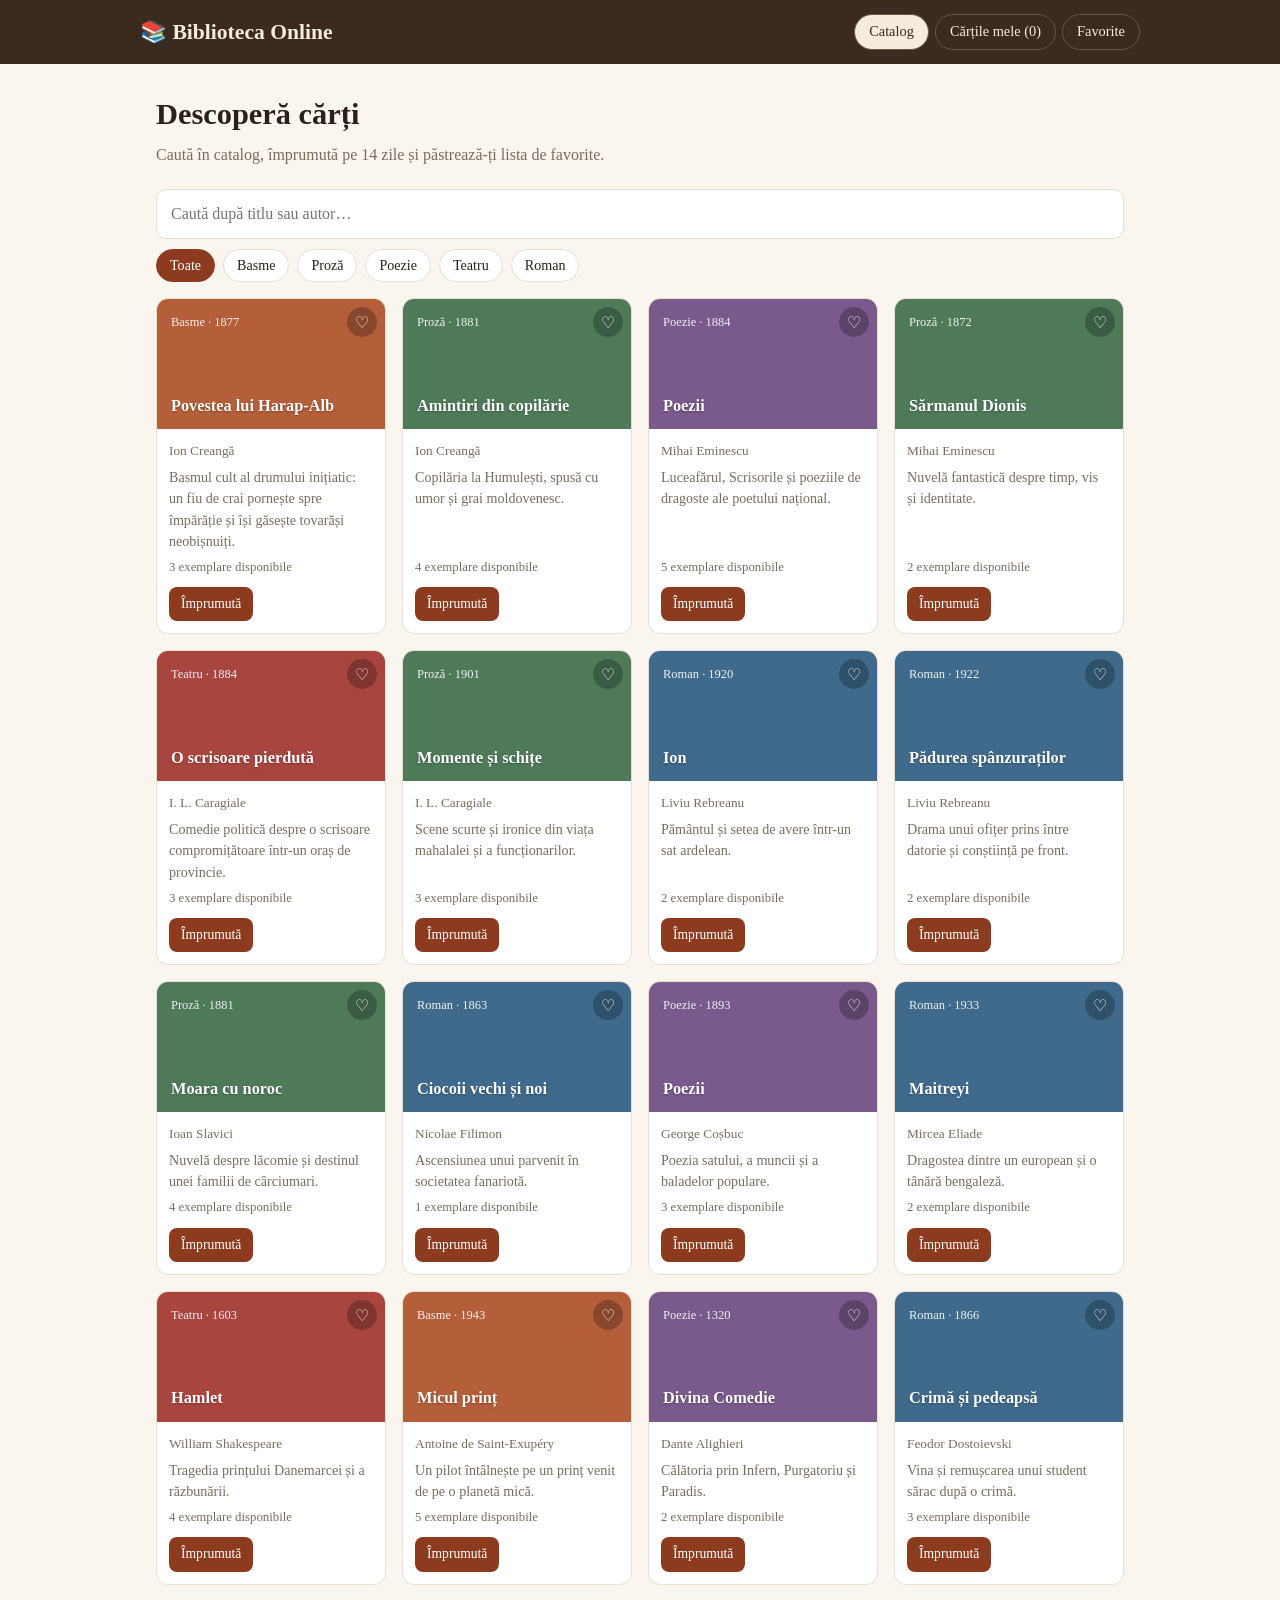
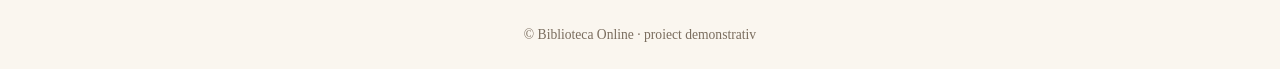
<file: index.html>
<!DOCTYPE html>
<html lang="ro">
<head>
<meta charset="utf-8">
<meta name="viewport" content="width=device-width, initial-scale=1, viewport-fit=cover">
<title>Biblioteca Online</title>
<style>
:root{box-sizing:border-box;padding-top:env(safe-area-inset-top,0px);padding-bottom:env(safe-area-inset-bottom,0px);
--bg:#faf6ef;--card:#fff;--tx:#2a2118;--mut:#7a6d5e;--br:#e8dfd0;--ac:#8c3b1e;--acx:#fff;--hd:#3b2a1e}
@media (prefers-color-scheme:dark){:root:not([data-theme="light"]){--bg:#17130f;--card:#221c16;--tx:#f1e8da;--mut:#a89a88;--br:#3a3027;--ac:#e0875a;--acx:#1a120c;--hd:#0f0c09}}
:root[data-theme="dark"]{--bg:#17130f;--card:#221c16;--tx:#f1e8da;--mut:#a89a88;--br:#3a3027;--ac:#e0875a;--acx:#1a120c;--hd:#0f0c09}
html{scroll-padding-top:env(safe-area-inset-top,0px)}
*{box-sizing:border-box}
body{margin:0;background:var(--bg);color:var(--tx);font:16px/1.5 Georgia,"Times New Roman",serif;min-height:100vh}
header{background:var(--hd);color:#f6ecdc;padding:14px 16px}
.hi{max-width:1000px;margin:0 auto;display:flex;align-items:center;gap:14px;flex-wrap:wrap}
.logo{font-size:1.35rem;font-weight:700;margin-right:auto}
nav{display:flex;gap:6px}
nav button{background:none;border:1px solid #6a5444;color:#f6ecdc;border-radius:999px;padding:6px 14px;font:inherit;font-size:.9rem;cursor:pointer}
nav button.on{background:#f6ecdc;color:#3b2a1e}
.hero{max-width:1000px;margin:0 auto;padding:28px 16px 8px}
.hero h1{margin:0 0 6px;font-size:1.9rem}
.hero p{margin:0;color:var(--mut)}
.tools{max-width:1000px;margin:14px auto 0;padding:0 16px}
.tools input{width:100%;padding:12px 14px;border:1px solid var(--br);border-radius:10px;background:var(--card);color:var(--tx);font:inherit}
.chips{display:flex;gap:8px;flex-wrap:wrap;margin-top:10px}
.chips button{border:1px solid var(--br);background:var(--card);color:var(--tx);border-radius:999px;padding:5px 13px;font:inherit;font-size:.88rem;cursor:pointer}
.chips button.on{background:var(--ac);color:var(--acx);border-color:var(--ac)}
main{max-width:1000px;margin:0 auto;padding:16px}
.grid{display:grid;grid-template-columns:repeat(auto-fill,minmax(210px,1fr));gap:16px}
.bk{background:var(--card);border:1px solid var(--br);border-radius:12px;overflow:hidden;display:flex;flex-direction:column}
.cv{height:130px;padding:14px;color:#fff;display:flex;flex-direction:column;justify-content:space-between;position:relative}
.cv b{font-size:1.02rem;line-height:1.2;text-shadow:0 1px 2px rgba(0,0,0,.3)}
.cv span{font-size:.78rem;opacity:.9}
.fv{position:absolute;top:8px;right:8px;background:rgba(0,0,0,.25);border:0;color:#fff;border-radius:50%;width:30px;height:30px;font-size:16px;cursor:pointer}
.bd{padding:12px;display:flex;flex-direction:column;gap:6px;flex:1}
.bd small{color:var(--mut)}
.bd p{margin:0;font-size:.88rem;color:var(--mut);flex:1}
.bd .row{display:flex;justify-content:space-between;align-items:center;gap:8px;margin-top:4px}
.st{font-size:.8rem;color:var(--mut)}
.bt{background:var(--ac);color:var(--acx);border:0;border-radius:8px;padding:7px 12px;font:inherit;font-size:.85rem;cursor:pointer}
.bt.g{background:none;border:1px solid var(--ac);color:var(--ac)}
.bt:disabled{opacity:.45;cursor:default}
.emp{text-align:center;color:var(--mut);padding:40px 0}
.due{color:var(--ac);font-size:.82rem}
footer{text-align:center;color:var(--mut);font-size:.85rem;padding:24px 16px}
#toast{position:fixed;left:50%;bottom:calc(20px + env(safe-area-inset-bottom,0px));transform:translateX(-50%);background:var(--hd);color:#f6ecdc;padding:10px 18px;border-radius:10px;opacity:0;transition:opacity .25s;pointer-events:none;font-size:.9rem}
#toast.on{opacity:1}
</style>
</head>
<body>
<header><div class="hi"><div class="logo">📚 Biblioteca Online</div>
<nav><button id="n1" class="on">Catalog</button><button id="n2">Cărțile mele (<span id="cnt">0</span>)</button><button id="n3">Favorite</button></nav></div></header>
<div class="hero"><h1 id="ttl">Descoperă cărți</h1><p id="sub">Caută în catalog, împrumută pe 14 zile și păstrează-ți lista de favorite.</p></div>
<div class="tools" id="tools"><input id="q" type="search" placeholder="Caută după titlu sau autor…"><div class="chips" id="chips"></div></div>
<main><div class="grid" id="g"></div></main>
<footer>© Biblioteca Online · proiect demonstrativ</footer>
<div id="toast"></div>
<script>
const B=[
[1,"Povestea lui Harap-Alb","Ion Creangă","Basme",1877,"Basmul cult al drumului inițiatic: un fiu de crai pornește spre împărăție și își găsește tovarăși neobișnuiți.",3],
[2,"Amintiri din copilărie","Ion Creangă","Proză",1881,"Copilăria la Humulești, spusă cu umor și grai moldovenesc.",4],
[3,"Poezii","Mihai Eminescu","Poezie",1884,"Luceafărul, Scrisorile și poeziile de dragoste ale poetului național.",5],
[4,"Sărmanul Dionis","Mihai Eminescu","Proză",1872,"Nuvelă fantastică despre timp, vis și identitate.",2],
[5,"O scrisoare pierdută","I. L. Caragiale","Teatru",1884,"Comedie politică despre o scrisoare compromițătoare într-un oraș de provincie.",3],
[6,"Momente și schițe","I. L. Caragiale","Proză",1901,"Scene scurte și ironice din viața mahalalei și a funcționarilor.",3],
[7,"Ion","Liviu Rebreanu","Roman",1920,"Pământul și setea de avere într-un sat ardelean.",2],
[8,"Pădurea spânzuraților","Liviu Rebreanu","Roman",1922,"Drama unui ofițer prins între datorie și conștiință pe front.",2],
[9,"Moara cu noroc","Ioan Slavici","Proză",1881,"Nuvelă despre lăcomie și destinul unei familii de cârciumari.",4],
[10,"Ciocoii vechi și noi","Nicolae Filimon","Roman",1863,"Ascensiunea unui parvenit în societatea fanariotă.",1],
[11,"Poezii","George Coșbuc","Poezie",1893,"Poezia satului, a muncii și a baladelor populare.",3],
[12,"Maitreyi","Mircea Eliade","Roman",1933,"Dragostea dintre un european și o tânără bengaleză.",2],
[13,"Hamlet","William Shakespeare","Teatru",1603,"Tragedia prințului Danemarcei și a răzbunării.",4],
[14,"Micul prinț","Antoine de Saint-Exupéry","Basme",1943,"Un pilot întâlnește pe un prinț venit de pe o planetă mică.",5],
[15,"Divina Comedie","Dante Alighieri","Poezie",1320,"Călătoria prin Infern, Purgatoriu și Paradis.",2],
[16,"Crimă și pedeapsă","Feodor Dostoievski","Roman",1866,"Vina și remușcarea unui student sărac după o crimă.",3]
];
const COL={Basme:"#b45f3a",Proză:"#4f7a5a",Poezie:"#7a5a8c",Teatru:"#a8453f",Roman:"#3f6a8c"};
let S={loans:{},favs:[]},view=1,cat="Toate",q="";
try{S=Object.assign(S,JSON.parse(localStorage.getItem("bib")||"{}"))}catch(e){}
const sv=()=>{try{localStorage.setItem("bib",JSON.stringify(S))}catch(e){}};
function toast(t){const e=document.getElementById("toast");e.textContent=t;e.className="on";setTimeout(()=>e.className="",1800)}
function esc(s){return s.replace(/&/g,"&amp;").replace(/</g,"&lt;")}
function due(id){return new Date(S.loans[id]).toLocaleDateString("ro-RO")}
function chips(){
 const cs=["Toate",...new Set(B.map(b=>b[3]))];
 document.getElementById("chips").innerHTML=cs.map(c=>`<button class="${c===cat?"on":""}" data-c="${c}">${c}</button>`).join("");
 document.querySelectorAll("#chips button").forEach(b=>b.onclick=()=>{cat=b.dataset.c;render()});
}
function render(){
 document.getElementById("cnt").textContent=Object.keys(S.loans).length;
 ["n1","n2","n3"].forEach((n,i)=>document.getElementById(n).className=view===i+1?"on":"");
 document.getElementById("tools").style.display=view===1?"block":"none";
 document.getElementById("ttl").textContent=["Descoperă cărți","Cărțile mele","Cărți favorite"][view-1];
 document.getElementById("sub").textContent=["Caută în catalog, împrumută pe 14 zile și păstrează-ți lista de favorite.","Cărțile împrumutate și termenul de returnare.","Cărțile pe care le-ai marcat cu inimă."][view-1];
 chips();
 let l=B.filter(b=>view===1?(cat==="Toate"||b[3]===cat)&&(b[1]+" "+b[2]).toLowerCase().includes(q):view===2?S.loans[b[0]]:S.favs.includes(b[0]));
 const g=document.getElementById("g");
 if(!l.length){g.innerHTML='<div class="emp" style="grid-column:1/-1">Nicio carte găsită.</div>';return}
 g.innerHTML=l.map(b=>{const id=b[0],ln=!!S.loans[id],f=S.favs.includes(id);
  return `<div class="bk"><div class="cv" style="background:${COL[b[3]]}"><span>${b[3]} · ${b[4]}</span><b>${esc(b[1])}</b><button class="fv" data-f="${id}" title="Favorite">${f?"♥":"♡"}</button></div>
  <div class="bd"><small>${esc(b[2])}</small><p>${esc(b[5])}</p>${ln?`<span class="due">Returnează până la ${due(id)}</span>`:`<span class="st">${b[6]} exemplare disponibile</span>`}
  <div class="row">${ln?`<button class="bt g" data-r="${id}">Returnează</button>`:`<button class="bt" data-b="${id}">Împrumută</button>`}</div></div></div>`}).join("");
 g.querySelectorAll("[data-b]").forEach(x=>x.onclick=()=>{const id=+x.dataset.b;
  if(Object.keys(S.loans).length>=5){toast("Poți împrumuta maximum 5 cărți");return}
  S.loans[id]=Date.now()+14*864e5;sv();toast("Carte împrumutată pe 14 zile");render()});
 g.querySelectorAll("[data-r]").forEach(x=>x.onclick=()=>{delete S.loans[+x.dataset.r];sv();toast("Carte returnată");render()});
 g.querySelectorAll("[data-f]").forEach(x=>x.onclick=()=>{const id=+x.dataset.f,i=S.favs.indexOf(id);i<0?S.favs.push(id):S.favs.splice(i,1);sv();render()});
}
document.getElementById("q").oninput=e=>{q=e.target.value.toLowerCase();render()};
document.getElementById("n1").onclick=()=>{view=1;render()};
document.getElementById("n2").onclick=()=>{view=2;render()};
document.getElementById("n3").onclick=()=>{view=3;render()};
render();
</script>
</body>
</html>
</file>
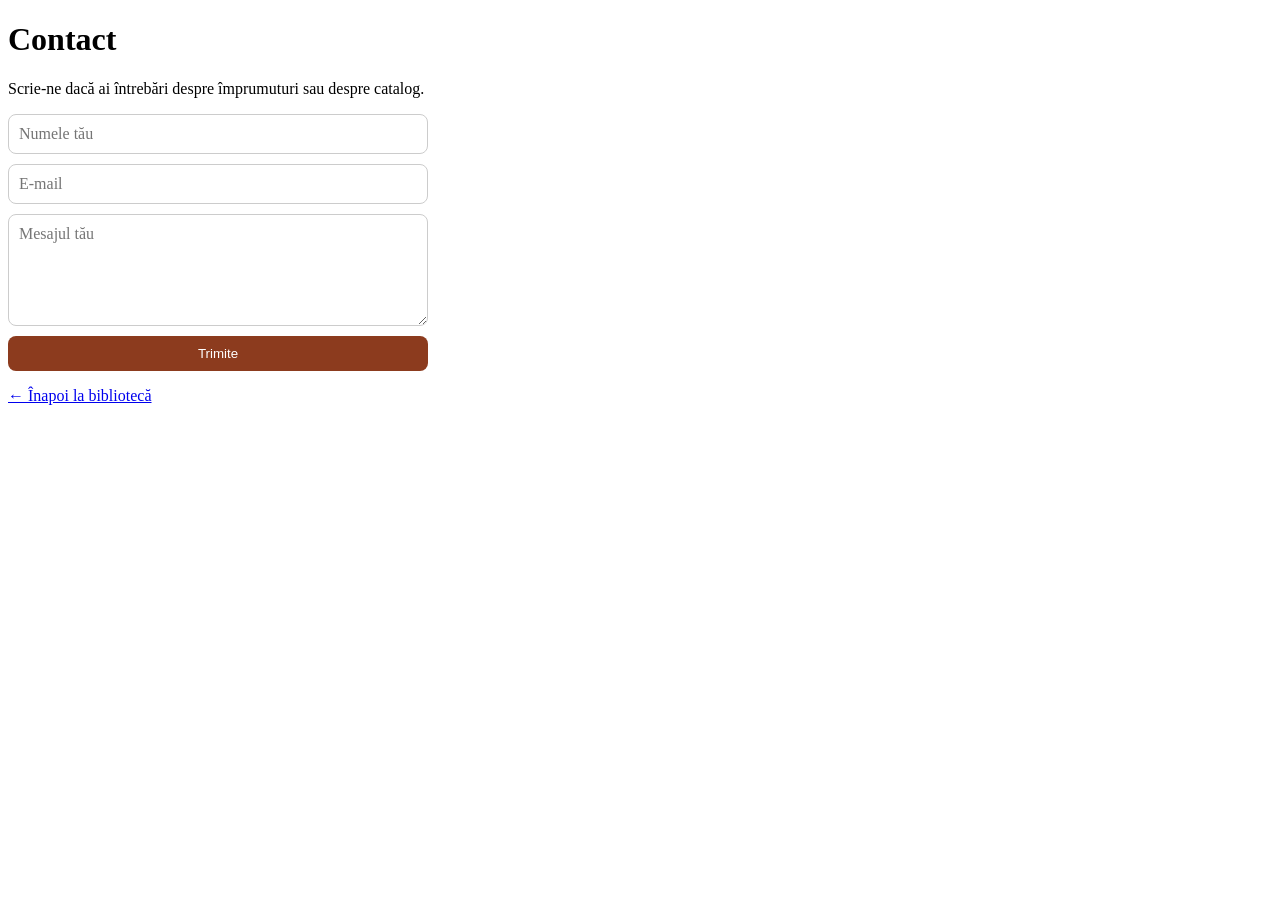
<file: contact.html>
<!DOCTYPE html>
<html lang="ro">
<head>
<meta charset="utf-8">
<meta name="viewport" content="width=device-width, initial-scale=1">
<title>Contact – Biblioteca Online</title>
<link rel="stylesheet" href="style.css">
</head>
<body>
<h1>Contact</h1>
<p>Scrie-ne dacă ai întrebări despre împrumuturi sau despre catalog.</p>
<form class="contact">
  <input type="text" placeholder="Numele tău" required>
  <input type="email" placeholder="E-mail" required>
  <textarea placeholder="Mesajul tău" rows="5" required></textarea>
  <button type="submit">Trimite</button>
</form>
<p><a href="index.html">← Înapoi la bibliotecă</a></p>
</body>
</html>
</file>
<file: style.css>
.contact{display:flex;flex-direction:column;gap:10px;max-width:420px}
.contact input,.contact textarea{padding:10px;border:1px solid #ccc;border-radius:8px;font:inherit}
.contact button{padding:10px;border:0;border-radius:8px;background:#8c3b1e;color:#fff;cursor:pointer}
</file>
